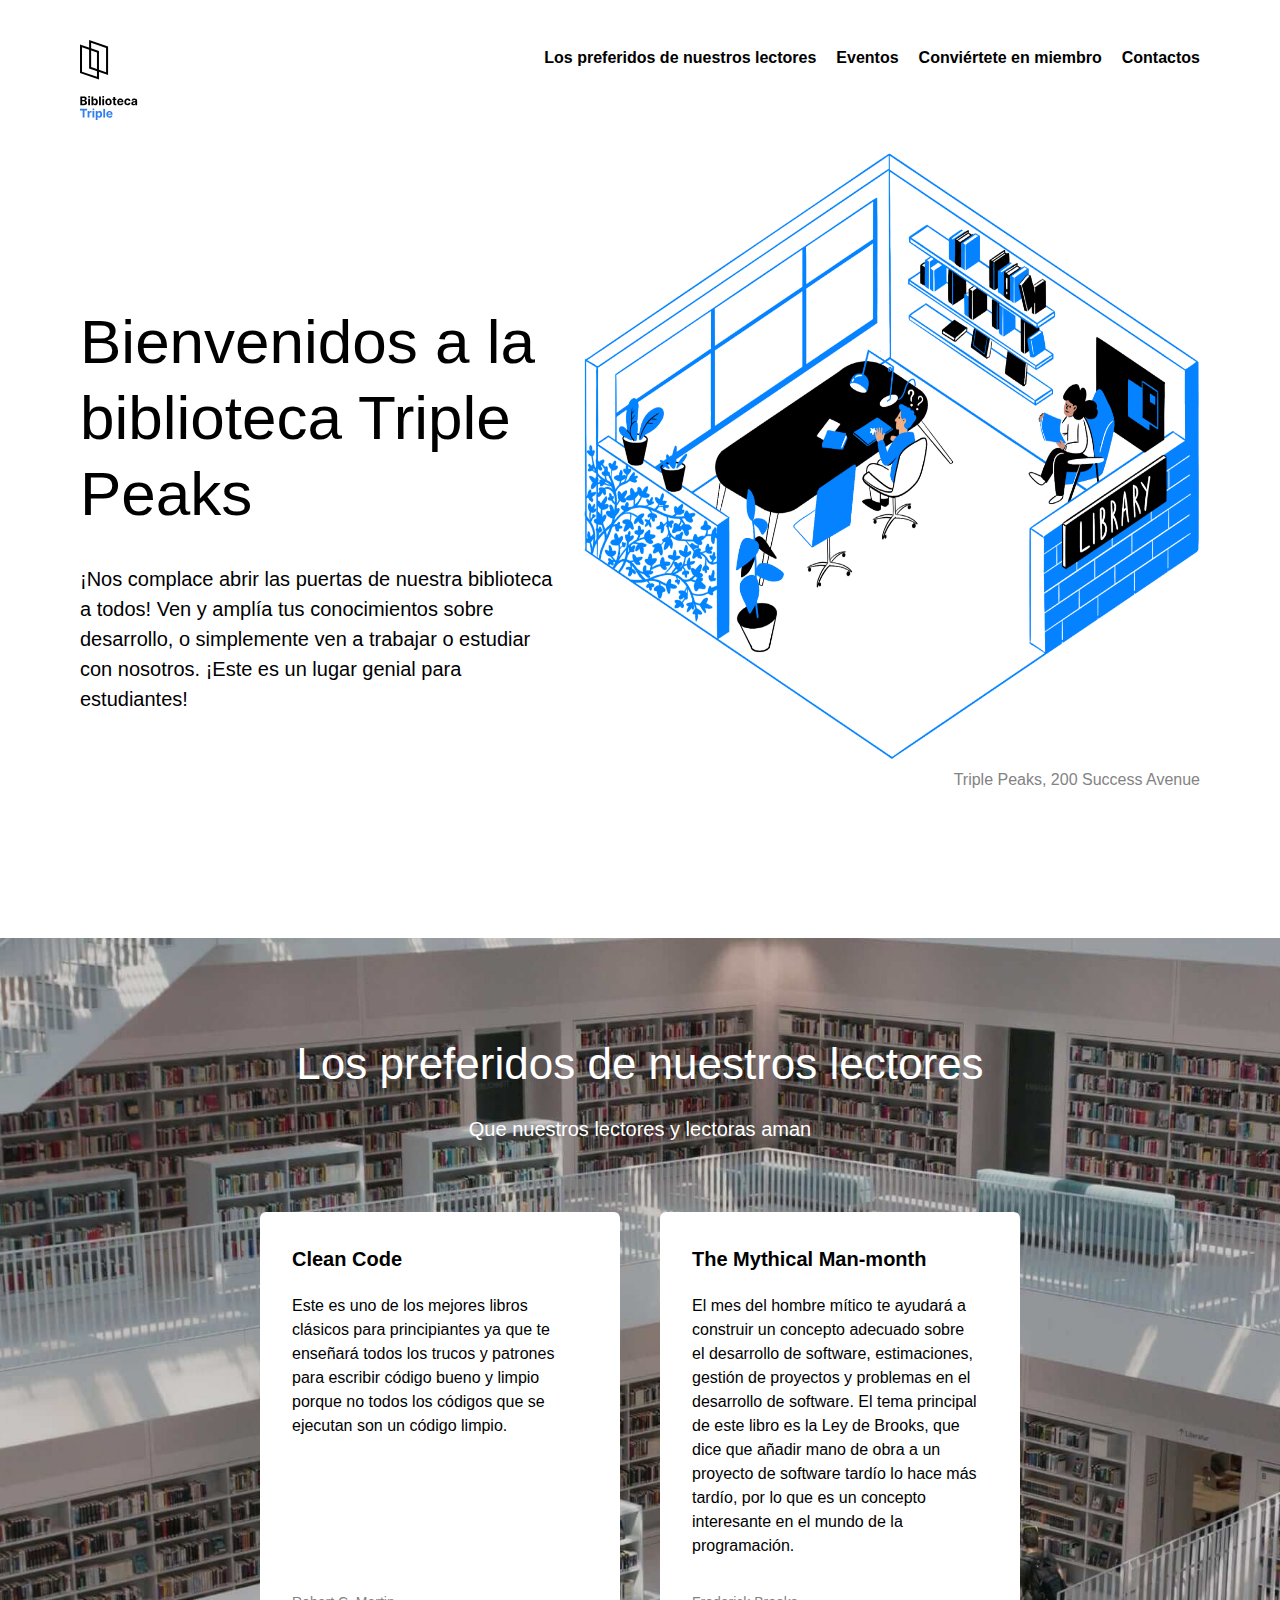
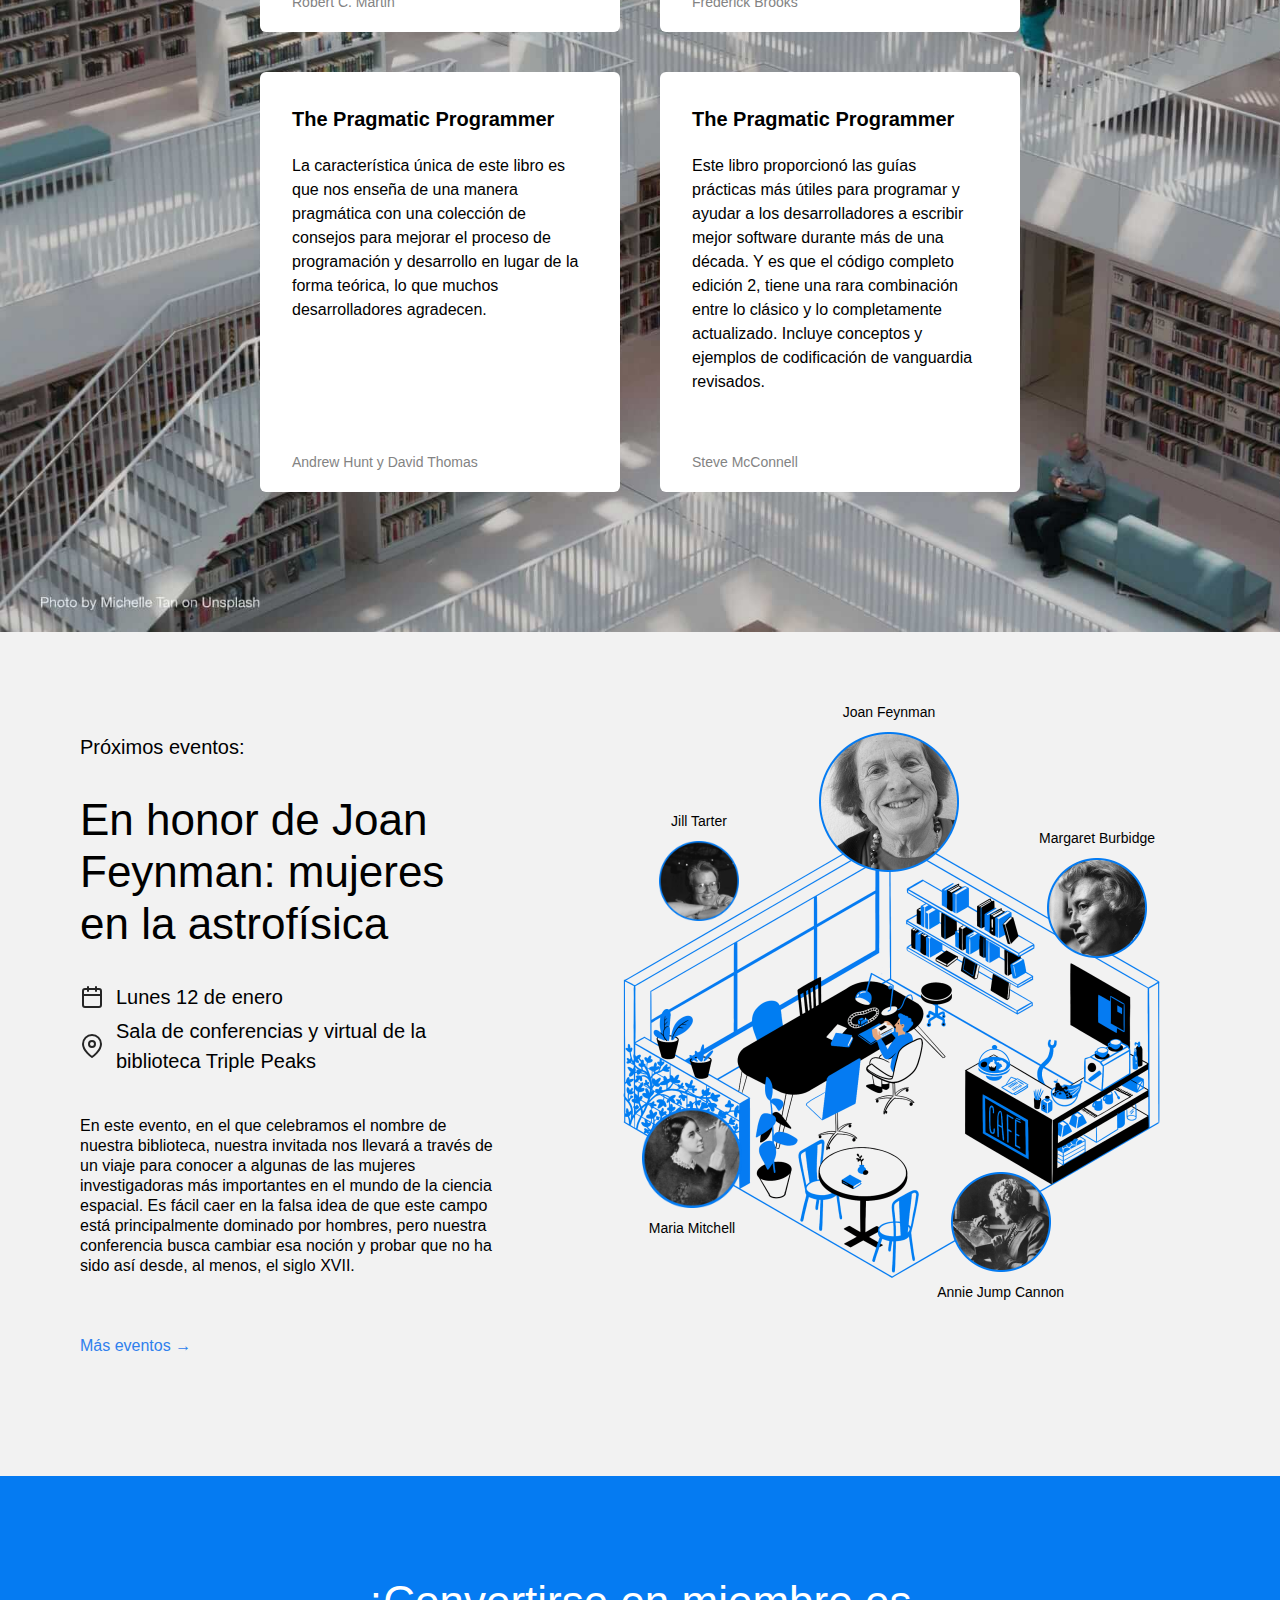
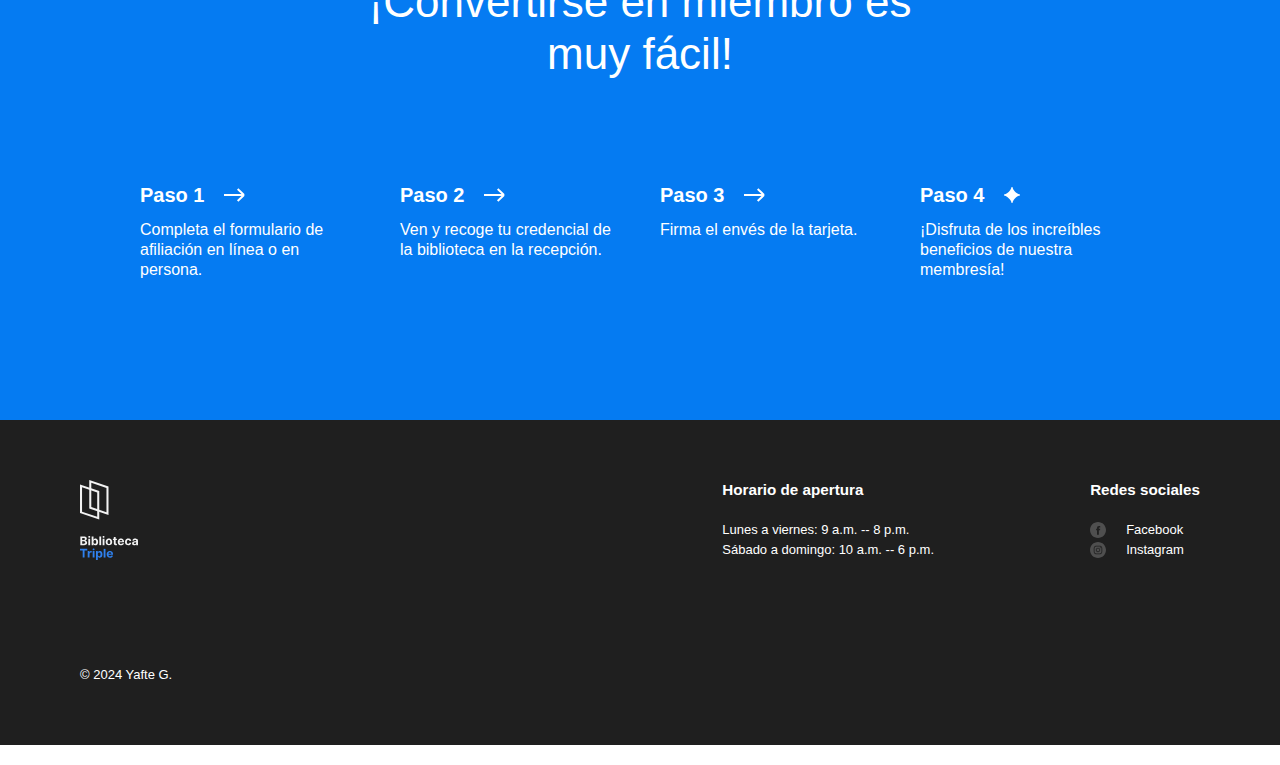
<file: index.html>
<!DOCTYPE html>
<html lang="es">
  <head>
    <meta charset="UTF-8" />
    <meta name="viewport" content="width=device-width, initial-scale=1.0" />
    <title>Biblioteca Triple Peaks</title>
    <link rel="shortcut icon" href="favicon.ico" />
    <link rel="stylesheet" href="./vendor/normalize.css" />
    <link rel="stylesheet" href="./styles/style.css" />
  </head>

  <body>
    <div class="page">
      <header class="header">
        <nav class="nav">
          <img
            src="./images/logo.svg"
            alt="Logotipo de la Biblioteca Triple Peaks"
            class="nav__logo"
          />
          <ul class="nav__links">
            <li>
              <a href="#staff" class="nav__link"
                >Los preferidos de nuestros lectores</a
              >
            </li>
            <li>
              <a href="#events" class="nav__link">Eventos</a>
            </li>
            <li>
              <a href="#membership" class="nav__link">Conviértete en miembro</a>
            </li>
            <li>
              <a href="#footer" class="nav__link">Contactos</a>
            </li>
          </ul>
        </nav>
        <div class="header__content">
          <div>
            <h1 class="header__title">
              Bienvenidos a la biblioteca Triple Peaks
            </h1>
            <p class="header__description">
              ¡Nos complace abrir las puertas de nuestra biblioteca a todos! Ven
              y amplía tus conocimientos sobre desarrollo, o simplemente ven a
              trabajar o estudiar con nosotros. ¡Este es un lugar genial para
              estudiantes!
            </p>
          </div>
          <img
            class="header__image"
            src="./images/inside_the_library.png"
            alt="Imagen de biblioteca"
          />
        </div>

        <div class="header__footer">
          <p class="header__address">Triple Peaks, 200 Success Avenue</p>
        </div>
      </header>
      <main class="content">
        <section class="staff" id="staff">
          <h2 class="staff__title" id="staff__title">
            Los preferidos de nuestros lectores
          </h2>
          <p class="staff__subtitle" id="staff__subtitle">
            Que nuestros lectores y lectoras aman
          </p>
          <ul class="staff__cards" id="staff__cards">
            <li class="card">
              <div class="card__content">
                <h3 class="card__title">Clean Code</h3>
                <p class="card__text">
                  Este es uno de los mejores libros clásicos para principiantes
                  ya que te enseñará todos los trucos y patrones para escribir
                  código bueno y limpio porque no todos los códigos que se
                  ejecutan son un código limpio.
                </p>
                <p class="card__footer">Robert C. Martin</p>
              </div>
            </li>

            <li class="card">
              <div class="card__content">
                <h3 class="card__title">The Mythical Man-month</h3>
                <p class="card__text">
                  El mes del hombre mítico te ayudará a construir un concepto
                  adecuado sobre el desarrollo de software, estimaciones,
                  gestión de proyectos y problemas en el desarrollo de software.
                  El tema principal de este libro es la Ley de Brooks, que dice
                  que añadir mano de obra a un proyecto de software tardío lo
                  hace más tardío, por lo que es un concepto interesante en el
                  mundo de la programación.
                </p>
                <p class="card__footer">Frederick Brooks</p>
              </div>
            </li>

            <li class="card">
              <div class="card__content">
                <h3 class="card__title">The Pragmatic Programmer</h3>
                <p class="card__text">
                  La característica única de este libro es que nos enseña de una
                  manera pragmática con una colección de consejos para mejorar
                  el proceso de programación y desarrollo en lugar de la forma
                  teórica, lo que muchos desarrolladores agradecen.
                </p>
                <p class="card__footer">Andrew Hunt y David Thomas</p>
              </div>
            </li>

            <li class="card">
              <div class="card__content">
                <h3 class="card__title">The Pragmatic Programmer</h3>
                <p class="card__text">
                  Este libro proporcionó las guías prácticas más útiles para
                  programar y ayudar a los desarrolladores a escribir mejor
                  software durante más de una década. Y es que el código
                  completo edición 2, tiene una rara combinación entre lo
                  clásico y lo completamente actualizado. Incluye conceptos y
                  ejemplos de codificación de vanguardia revisados.
                </p>
                <p class="card__footer">Steve McConnell</p>
              </div>
            </li>
          </ul>
        </section>
        <section class="events" id="events">
          <div class="events__content">
            <h2 class="events__heading">Próximos eventos:</h2>
            <h3 class="events__title">
              En honor de Joan Feynman: mujeres en la astrofísica
            </h3>
            <div class="event-info events__info-section">
              <div class="event-info__item">
                <img
                  src="./images/icon_calendar.svg"
                  alt="Calendar icon"
                  class="event-info__icon"
                />
                <p class="event-info__text">Lunes 12 de enero</p>
              </div>
              <div class="event-info__item">
                <img
                  src="./images/icon_pin.svg"
                  alt="Pin icon"
                  class="event-info__icon"
                />
                <p class="event-info__text">
                  Sala de conferencias y virtual de la biblioteca Triple Peaks
                </p>
              </div>
            </div>
            <p class="events__description">
              En este evento, en el que celebramos el nombre de nuestra
              biblioteca, nuestra invitada nos llevará a través de un viaje para
              conocer a algunas de las mujeres investigadoras más importantes en
              el mundo de la ciencia espacial. Es fácil caer en la falsa idea de
              que este campo está principalmente dominado por hombres, pero
              nuestra conferencia busca cambiar esa noción y probar que no ha
              sido así desde, al menos, el siglo XVII.
            </p>
            <a href="#" class="events__more">Más eventos &rarr;</a>
          </div>
          <div class="events__cover">
            <img src="./images/cafe.png" alt="cafe" class="events__image" />
            <div class="person person_name_feynman">
              <p class="person__caption">Joan Feynman</p>
              <img
                src="./images/person_feynman.png"
                alt="Joan Feynman"
                class="person__image person__image_size_l"
              />
            </div>
            <div class="person person_name_burbidge">
              <p class="person__caption">Margaret Burbidge</p>
              <img
                src="./images/person_burbidge.png"
                alt="Margaret Burbidge"
                class="person__image person__image_size_m"
              />
            </div>
            <div class="person person_name_cannon">
              <img
                src="./images/person_cannon.png"
                alt="Annie Jump Cannon"
                class="person__image person__image_size_m"
              />
              <p class="person__caption">Annie Jump Cannon</p>
            </div>
            <div class="person person_name_mitchell">
              <img
                src="./images/person_mitchell.png"
                alt="Maria Mitchell "
                class="person__image person__image_size_m"
              />
              <p class="person__caption">Maria Mitchell</p>
            </div>
            <div class="person person_name_tarter">
              <p class="person__caption">Jill Tarter</p>
              <img
                src="./images/person_tarter.png"
                alt="Jill Tarter"
                class="person__image person__image_size_s"
              />
            </div>
          </div>
        </section>
        <section class="membership" id="membership">
          <h2 class="membership__title">
            ¡Convertirse en miembro es muy fácil!
          </h2>
          <ul class="membership__steps">
            <li class="step">
              <h3 class="step__title">
                Paso 1
                <img
                  src="./images/icon_step_forward.svg"
                  alt="icon forward"
                  class="step__icon"
                />
              </h3>
              <p class="step__description">
                Completa el formulario de afiliación en línea o en persona.
              </p>
            </li>
            <li class="step">
              <h3 class="step__title">
                Paso 2
                <img
                  src="./images/icon_step_forward.svg"
                  alt="icon forward"
                  class="step__icon"
                />
              </h3>
              <p class="step__description">
                Ven y recoge tu credencial de la biblioteca en la recepción.
              </p>
            </li>
            <li class="step">
              <h3 class="step__title">
                Paso 3
                <img
                  src="./images/icon_step_forward.svg"
                  alt="icon forward"
                  class="step__icon"
                />
              </h3>
              <p class="step__description">Firma el envés de la tarjeta.</p>
            </li>
            <li class="step">
              <h3 class="step__title">
                Paso 4
                <img
                  src="./images/icon_step_finish.svg"
                  alt="icon finish"
                  class="step__icon"
                />
              </h3>
              <p class="step__description">
                ¡Disfruta de los increíbles beneficios de nuestra membresía!
              </p>
            </li>
          </ul>
        </section>
      </main>
      <footer class="footer">
        <div class="footer__cover">
          <div class="footer__columns">
            <div class="footer__column">
              <img
                src="./images/logo_white.svg"
                alt="Logotipo de la Biblioteca Triple Peaks"
                class="footer__logo"
              />
            </div>
            <div class="footer__column footer__column_content_hours">
              <h3 class="footer__column-heading">Horario de apertura</h3>
              <ul class="footer__list">
                <li class="footer__list-item">
                  Lunes a viernes: 9 a.m. -- 8 p.m.
                </li>
                <li class="footer__list-item">
                  Sábado a domingo: 10 a.m. -- 6 p.m.
                </li>
              </ul>
            </div>
            <div
              class="footer__column footer__column_content_social"
              id="footer"
            >
              <h3 class="footer__column-heading">Redes sociales</h3>
              <ul class="footer__list">
                <li class="footer__list-item">
                  <a href="#" class="footer__column-link">
                    <img
                      src="./images/facebook_white.svg"
                      alt="facebook"
                      class="footer__social-icon"
                    />
                    Facebook
                  </a>
                </li>
                <li class="footer__list-item">
                  <a href="#" class="footer__column-link">
                    <img
                      src="./images/instagram_white.svg"
                      alt="instagram"
                      class="footer__social-icon"
                    />
                    Instagram
                  </a>
                </li>
              </ul>
            </div>
          </div>
          <p class="footer__copyright">© 2024 Yafte G.</p>
        </div>
      </footer>
    </div>
  </body>
</html>
</file>
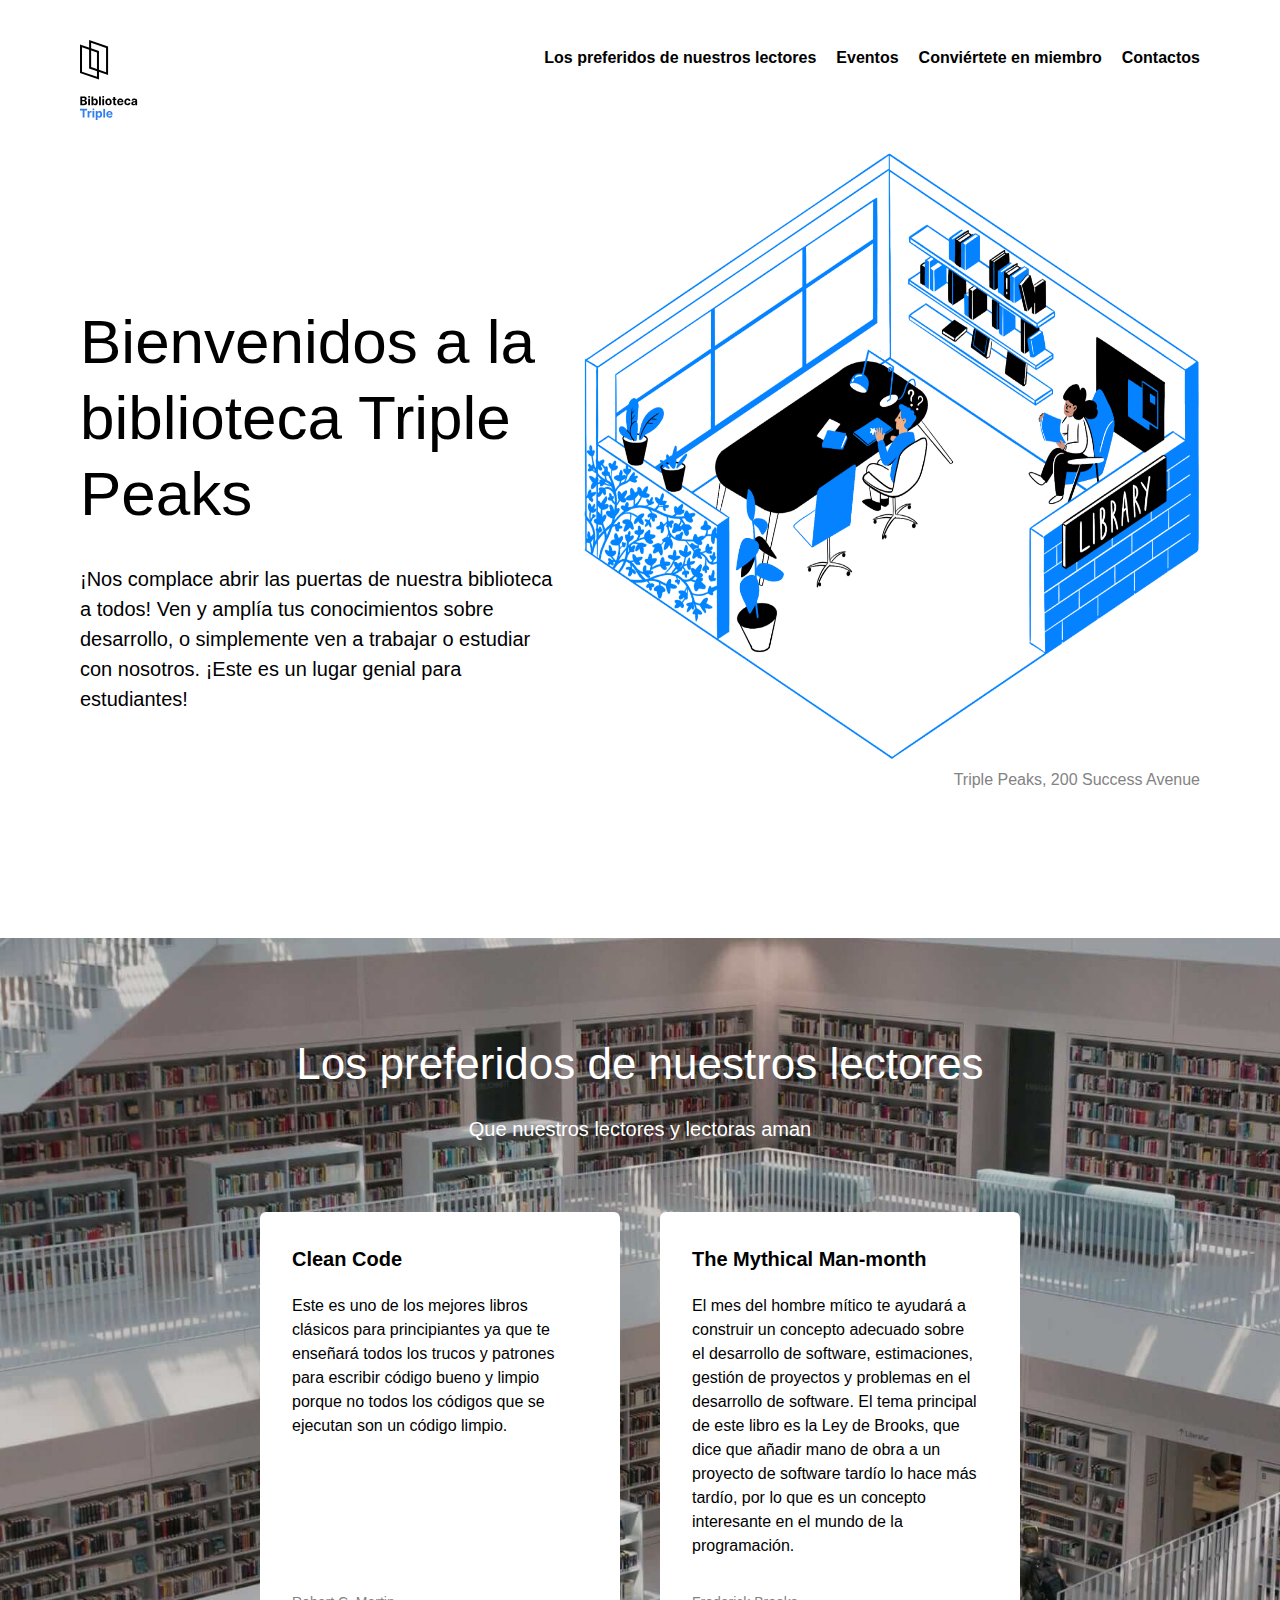
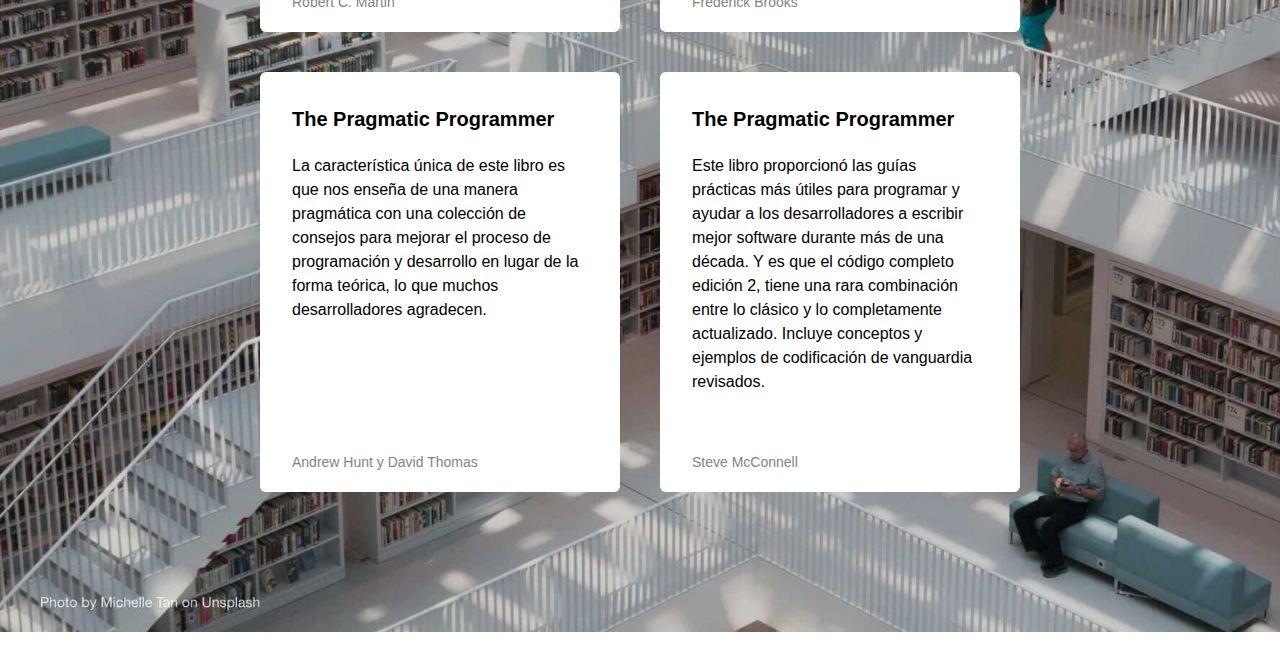
<file: web_project_2_starter-kit/index.html>
<!DOCTYPE html>
<html lang="es">
  <head>
    <meta charset="UTF-8" />
    <meta name="viewport" content="width=device-width, initial-scale=1.0" />
    <title>Biblioteca Triple Peaks</title>
    <link rel="shortcut icon" href="favicon.ico" />
    <link rel="stylesheet" href="./vendor/normalize.css" />
    <link rel="stylesheet" href="./styles/style.css" />
  </head>

  <body>
    <div class="page">
      <header class="header">
        <nav class="nav">
          <img
            src="./images/logo.svg"
            alt="Logotipo de la Biblioteca Triple Peaks"
            class="nav__logo"
          />
          <ul class="nav__links">
            <li>
              <a href="#staff" class="nav__link"
                >Los preferidos de nuestros lectores</a
              >
            </li>
            <li>
              <a href="#" class="nav__link">Eventos</a>
            </li>
            <li>
              <a href="#" class="nav__link">Conviértete en miembro</a>
            </li>
            <li>
              <a href="#" class="nav__link">Contactos</a>
            </li>
          </ul>
        </nav>
        <div class="header__content">
          <div>
            <h1 class="header__title">
              Bienvenidos a la biblioteca Triple Peaks
            </h1>
            <p class="header__description">
              ¡Nos complace abrir las puertas de nuestra biblioteca a todos! Ven
              y amplía tus conocimientos sobre desarrollo, o simplemente ven a
              trabajar o estudiar con nosotros. ¡Este es un lugar genial para
              estudiantes!
            </p>
          </div>
          <img
            class="header__image"
            src="./images/inside_the_library.png"
            alt="Imagen de biblioteca"
          />
        </div>

        <div class="header__footer">
          <p class="header__address">Triple Peaks, 200 Success Avenue</p>
        </div>
      </header>
      <main class="content">
        <section class="staff" id="staff">
          <h2 class="staff__title" id="staff__title">
            Los preferidos de nuestros lectores
          </h2>
          <p class="staff__subtitle" id="staff__subtitle">
            Que nuestros lectores y lectoras aman
          </p>
          <ul class="staff__cards" id="staff__cards">
            <li class="card">
              <div class="card__content">
                <h3 class="card__title">Clean Code</h3>
                <p class="card__text">
                  Este es uno de los mejores libros clásicos para principiantes
                  ya que te enseñará todos los trucos y patrones para escribir
                  código bueno y limpio porque no todos los códigos que se
                  ejecutan son un código limpio.
                </p>
                <p class="card__footer">Robert C. Martin</p>
              </div>
            </li>

            <li class="card">
              <div class="card__content">
                <h3 class="card__title">The Mythical Man-month</h3>
                <p class="card__text">
                  El mes del hombre mítico te ayudará a construir un concepto
                  adecuado sobre el desarrollo de software, estimaciones,
                  gestión de proyectos y problemas en el desarrollo de software.
                  El tema principal de este libro es la Ley de Brooks, que dice
                  que añadir mano de obra a un proyecto de software tardío lo
                  hace más tardío, por lo que es un concepto interesante en el
                  mundo de la programación.
                </p>
                <p class="card__footer">Frederick Brooks</p>
              </div>
            </li>

            <li class="card">
              <div class="card__content">
                <h3 class="card__title">The Pragmatic Programmer</h3>
                <p class="card__text">
                  La característica única de este libro es que nos enseña de una
                  manera pragmática con una colección de consejos para mejorar
                  el proceso de programación y desarrollo en lugar de la forma
                  teórica, lo que muchos desarrolladores agradecen.
                </p>
                <p class="card__footer">Andrew Hunt y David Thomas</p>
              </div>
            </li>

            <li class="card">
              <div class="card__content">
                <h3 class="card__title">The Pragmatic Programmer</h3>
                <p class="card__text">
                  Este libro proporcionó las guías prácticas más útiles para
                  programar y ayudar a los desarrolladores a escribir mejor
                  software durante más de una década. Y es que el código
                  completo edición 2, tiene una rara combinación entre lo
                  clásico y lo completamente actualizado. Incluye conceptos y
                  ejemplos de codificación de vanguardia revisados.
                </p>
                <p class="card__footer">Steve McConnell</p>
              </div>
            </li>
          </ul>
        </section>
      </main>
    </div>
  </body>
</html>
</file>
<file: styles/style.css>
.page {
  min-width: 1100px;
  max-width: 1600px;
  margin: auto;
  margin-block: 10px 20px;
  font-family: "Arial", sans-serif;
  font-size: 16px;
  line-height: 20px;
  background-color: #ffffff;
  color: black;
}

.header {
  display: flex;
  flex-direction: column;
  height: 100vh;
  min-height: 720px;
  max-height: 800px;
  padding: 30px 80px 40px;
  position: relative;
  box-sizing: border-box;
}

.nav {
  display: flex;
  justify-content: space-between;
}

.nav__logo {
  width: 58px;
  height: 80px;
}

.nav__links {
  display: flex;
  margin: 8px 0 0;
  column-gap: 20px;
  padding: 0;
  list-style-type: none;
}

.nav__link {
  color: #000000;
  text-decoration: none;
  font-weight: bold;
}

.header__content {
  display: flex;
  flex-direction: row;
  align-items: center;
  justify-content: space-between;
  margin: 0;
}

.header__title {
  font-size: 62px;
  line-height: 76px;
  font-weight: 500;
  max-width: 635px;
  margin-top: 128px;
  margin-bottom: 0px;
  margin-left: 0;
  margin-right: 0;
}

.header__description {
  font-size: 20px;
  line-height: 30px;
  max-width: 515px;
  margin-top: 32px;
  margin-bottom: 0px;
  margin-left: 0px;
  margin-right: 0px;
}

.header__image {
  max-width: 636px;
  width: 650px;
  height: 650px;
}

.header__footer {
  margin-top: auto;
  width: 100%;
  display: flex;
  align-items: center;
  justify-content: flex-end;
  box-sizing: border-box;
}

.header__link {
  color: #2f80ed;
  text-decoration: none;
}

.header__address {
  margin: 0;
  color: #838383;
}
.staff {
  background-image: url("../images/staff_picks_background.jpg");
  background-position: 0%;
  background-repeat: no-repeat;
  background-size: cover;
  background-color: #ffffff;
  color: #000000;
  padding: 100px 0 140px;
  margin: auto;
  margin-top: 10%;
}

.staff__title {
  text-align: center;
  font-size: 44px;
  line-height: 52px;
  font-weight: 400;
  margin: 0 0 24px;
  color: #ffffff;
}

.staff__subtitle {
  text-align: center;
  font-size: 20px;
  line-height: 30px;
  font-weight: 400;
  margin: 0;
  color: #ffffff;
}

.staff__cards {
  max-width: 760px;
  margin: 68px auto 0;
  display: flex;
  flex-wrap: wrap;
  justify-content: center;
  gap: 40px 40px;
  list-style-type: none;
  padding-left: 0;
}

.card {
  background-color: #fff;
  border-radius: 6px;
  padding: 32px 40px 20px 32px;
  box-sizing: border-box;
  height: 420px;
  width: 360px;
}

.card__content {
  width: 100%;
  height: 100%;
  display: flex;
  flex-direction: column;
}

.card__title {
  font-size: 20px;
  line-height: 30px;
  font-weight: 700;
  margin: 0;
}

.card__text {
  margin: 20px 0 0;
  font-size: 16px;
  line-height: 24px;
}

.card__footer {
  margin: 0;
  font-size: 14px;
  line-height: 20px;
  color: #838383;
  margin-top: auto;
}
.events {
  padding: 100px 0 120px 80px;
  display: flex;
  align-items: start;
  justify-content: space-between;
  box-sizing: border-box;
  background-color: #f2f2f2;
}

.events__content {
  flex-basis: 580px;
}

.events__heading {
  font-size: 20px;
  font-weight: 500;
  line-height: 30px;
  margin: 0;
}

.events__title {
  font-size: 44px;
  font-weight: 500;
  line-height: 52px;
  margin: 32px 0 0;
}

.events__info-section {
  margin-top: 32px;
}

.event-info__item {
  display: flex;
  align-items: center;
  margin-bottom: 4px;
  font-weight: 500;
}

.event-info__icon {
  background-repeat: no-repeat;
  background-position: center;
  margin-right: 12px;
  width: 24px;
  height: 24px;
}

.event-info__text {
  font-size: 20px;
  font-weight: 500;
  line-height: 30px;
  margin: 0;
}

.events__description {
  margin: 40px 0 60px;
}

.events__more {
  color: #2f80ed;
  text-decoration: none;
}

.events__cover {
  flex-grow: 1;
  flex-shrink: 0;
  flex-basis: 780px;
  max-width: 780px;
  position: relative;
}

.events__image {
  max-width: 100%;
  flex-wrap: wrap;
}

.person {
  position: absolute;
  display: flex;
  align-items: center;
  flex-direction: column;
  gap: 10px;
}

.person_name_feynman {
  top: -30px;
  left: 319px;
}

.person_name_burbidge {
  top: 96px;
  right: 125px;
}

.person_name_cannon {
  bottom: 18px;
  right: 216px;
}

.person_name_mitchell {
  bottom: 82px;
  left: 142px;
}

.person_name_tarter {
  top: 79px;
  left: 159px;
}

.person__image {
  max-width: 100%;
}

.person__image_size_l {
  width: 140px;
}

.person__image_size_m {
  width: 100px;
}

.person__image_size_s {
  width: 80px;
}

.person__caption {
  text-align: center;
  font-size: 14px;
  margin: 0;
}
.membership {
  padding: 100px 0 140px;
  background-color: #057bf2;
  color: #ffffff;
}

.membership__title {
  max-width: 574px;
  margin: 0 auto;
  text-align: center;
  font-size: 44px;
  font-weight: 500;
  line-height: 52px;
}

.membership__steps {
  list-style-type: none;
  padding: 0;
  margin: 100px 0 0;
  flex-wrap: wrap;
  gap: 40px;
  display: flex;
  justify-content: center;
}

.step {
  flex-basis: 220px;
}

.step__title {
  margin: 0;
  font-size: 20px;
  line-height: 30px;
  font-weight: 700;
  display: flex;
  align-items: center;
}

.step__icon {
  margin-left: 20px;
}

.step__description {
  margin: 10px 0 0;
}

.footer {
  box-sizing: border-box;
  color: #fff;
  background-color: #1f1f1f;
  padding: 60px 80px;
}
.footer__cover {
  width: 100%;
  position: relative;
}

.footer__columns {
  display: flex;
  justify-content: space-between;
}

.footer__column_content_hours {
  font-size: small;
  position: absolute;
  right: 250px;
  margin-left: auto;
}

.footer__column_content_social {
  font-size: small;
  margin-left: 80px;
}

.footer__logo {
  height: 80px;
  width: 58px;
}

.footer__column-heading {
  margin-top: 0;
  margin-bottom: 20px;
}

.footer__list {
  list-style-type: none;
  padding: 0;
  margin: 0;
}

.footer__list-item {
  display: flex;
  flex-wrap: wrap;
  gap: 10px;
  padding: 0 16px 0 0;
}

.footer__column-link {
  display: flex;
  column-gap: 10px;
  align-items: center;
  color: white;
  text-decoration: none;
}

.footer__social-icon {
  width: 16px;
  height: 16px;
  padding-right: 10px;
  padding-bottom: 0;
}

.footer__copyright {
  display: flex;
  margin-top: 100px;
  margin-bottom: 0;
  font-size: small;
  right: 0%;
}
</file>
<file: web_project_2_starter-kit/styles/style.css>
.page {
  min-width: 1100px;
  max-width: 1600px;
  margin: auto;
  margin-block: 10px 20px;
  font-family: "Arial", sans-serif;
  font-size: 16px;
  line-height: 20px;
  background-color: #ffffff;
  color: black;
}

.header {
  display: flex;
  flex-direction: column;
  height: 100vh;
  min-height: 720px;
  max-height: 800px;
  padding: 30px 80px 40px;
  position: relative;
  box-sizing: border-box;
}

.nav {
  display: flex;
  justify-content: space-between;
}

.nav__logo {
  width: 58px;
  height: 80px;
}

.nav__links {
  display: flex;
  margin: 8px 0 0;
  column-gap: 20px;
  padding: 0;
  list-style-type: none;
}

.nav__link {
  color: #000000;
  text-decoration: none;
  font-weight: bold;
}

.header__content {
  display: flex;
  flex-direction: row;
  align-items: center;
  justify-content: space-between;
  margin: 0;
}

.header__title {
  font-size: 62px;
  line-height: 76px;
  font-weight: 500;
  max-width: 635px;
  margin-top: 128px;
  margin-bottom: 0px;
  margin-left: 0;
  margin-right: 0;
}

.header__description {
  font-size: 20px;
  line-height: 30px;
  max-width: 515px;
  margin-top: 32px;
  margin-bottom: 0px;
  margin-left: 0px;
  margin-right: 0px;
}

.header__image {
  max-width: 636px;
  width: 650px;
  height: 650px;
}

.header__footer {
  margin-top: auto;
  width: 100%;
  display: flex;
  align-items: center;
  justify-content: flex-end;
  box-sizing: border-box;
}

.header__link {
  color: #2f80ed;
  text-decoration: none;
}

.header__address {
  margin: 0;
  color: #838383;
}
.staff {
  background-image: url("../images/staff_picks_background.jpg");
  background-position: 0%;
  background-repeat: no-repeat;
  background-size: cover;
  background-color: #ffffff;
  color: #000000;
  padding: 100px 0 140px;
  margin: auto;
  margin-top: 10%;
}

.staff__title {
  text-align: center;
  font-size: 44px;
  line-height: 52px;
  font-weight: 400;
  margin: 0 0 24px;
  color: #ffffff;
}

.staff__subtitle {
  text-align: center;
  font-size: 20px;
  line-height: 30px;
  font-weight: 400;
  margin: 0;
  color: #ffffff;
}

.staff__cards {
  max-width: 760px;
  margin: 68px auto 0;
  display: flex;
  flex-wrap: wrap;
  justify-content: center;
  gap: 40px 40px;
  list-style-type: none;
  padding-left: 0;
}

.card {
  background-color: #fff;
  border-radius: 6px;
  padding: 32px 40px 20px 32px;
  box-sizing: border-box;
  height: 420px;
  width: 360px;
}

.card__content {
  width: 100%;
  height: 100%;
  display: flex;
  flex-direction: column;
}

.card__title {
  font-size: 20px;
  line-height: 30px;
  font-weight: 700;
  margin: 0;
}

.card__text {
  margin: 20px 0 0;
  font-size: 16px;
  line-height: 24px;
}

.card__footer {
  margin: 0;
  font-size: 14px;
  line-height: 20px;
  color: #838383;
  margin-top: auto;
}
</file>
